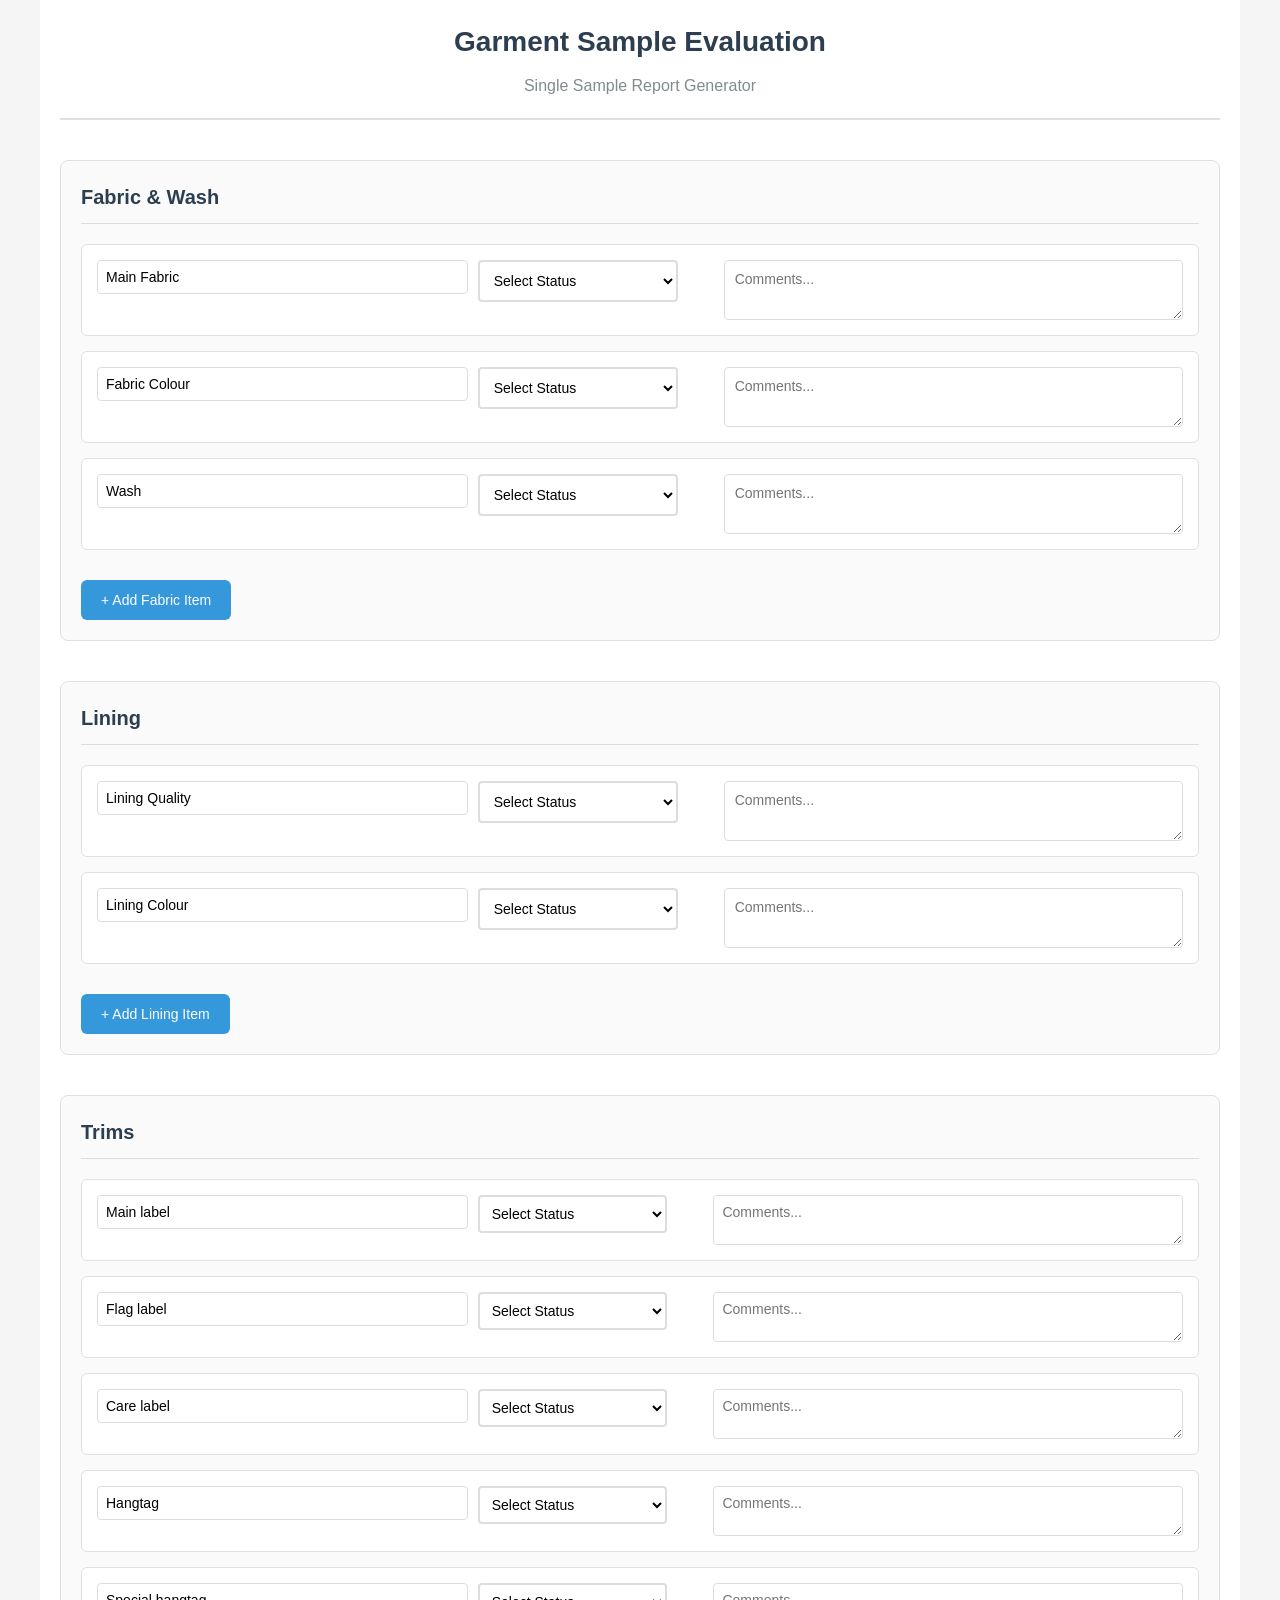
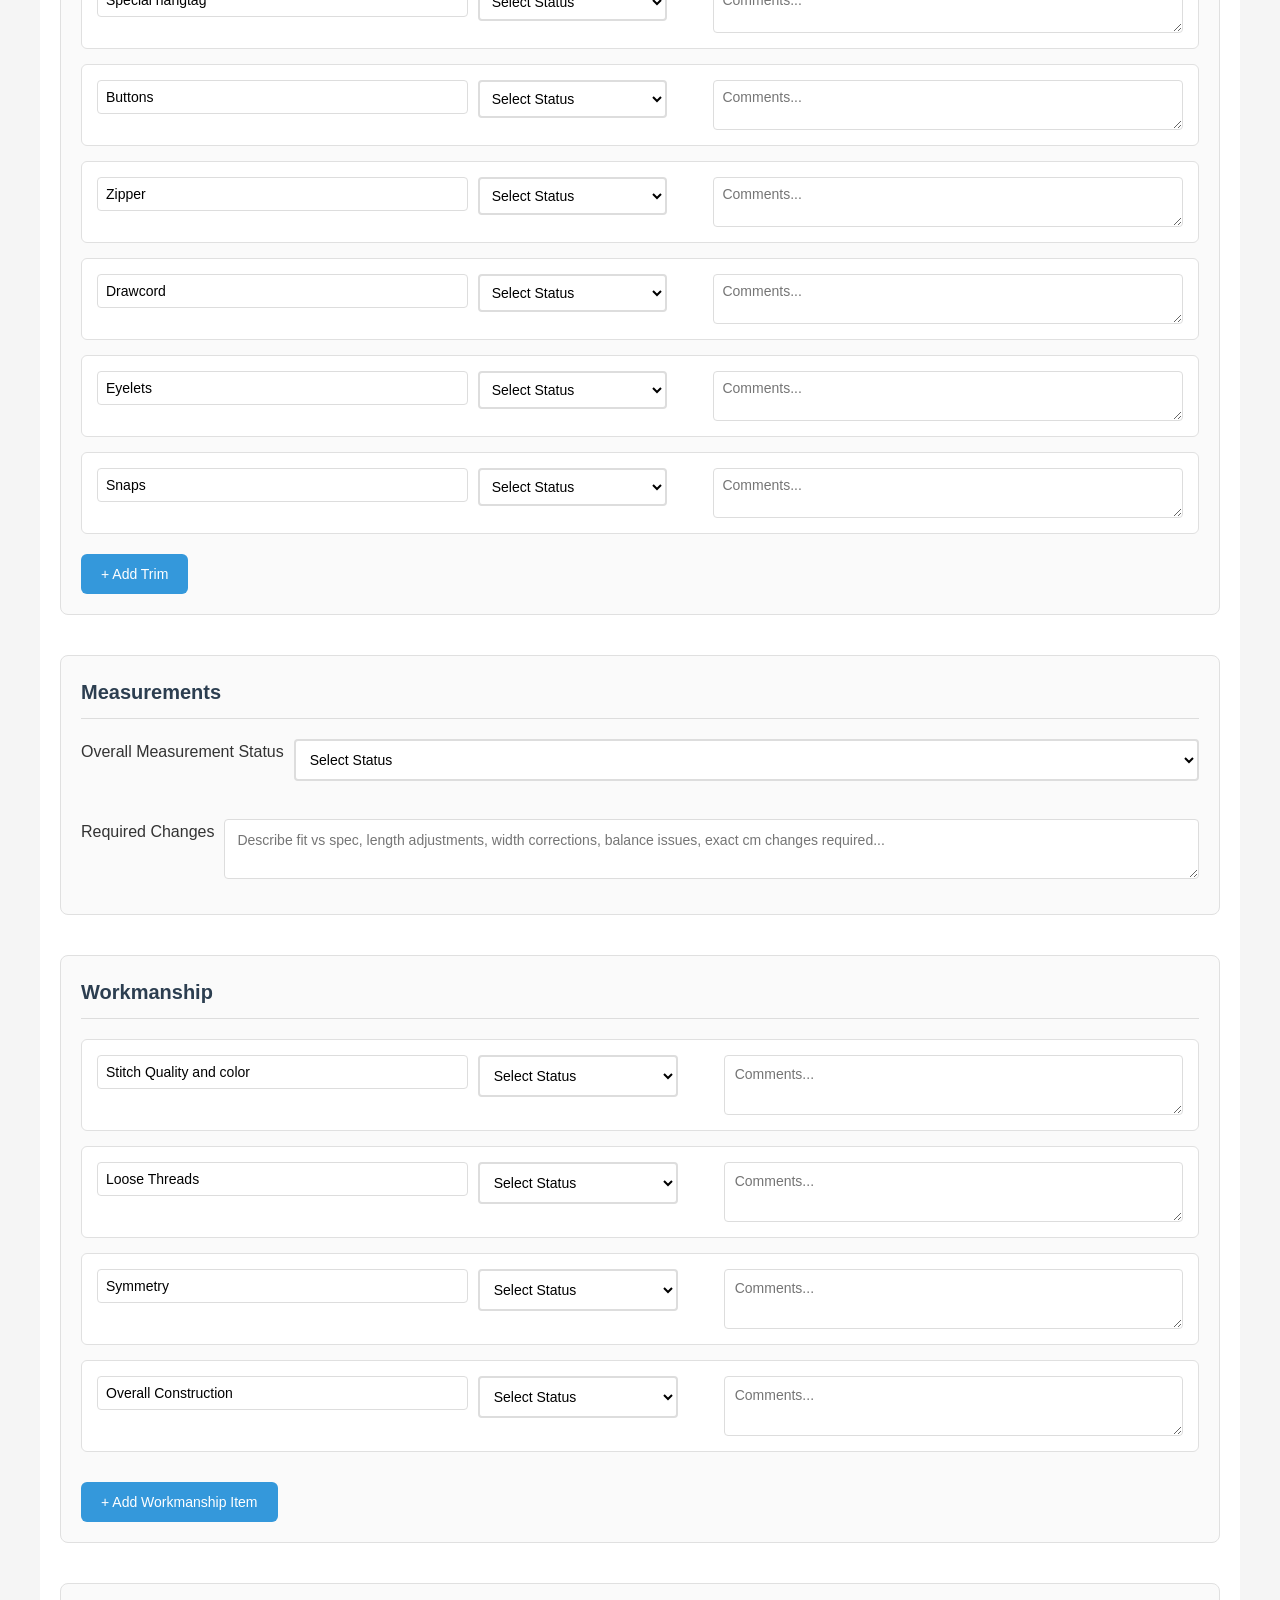
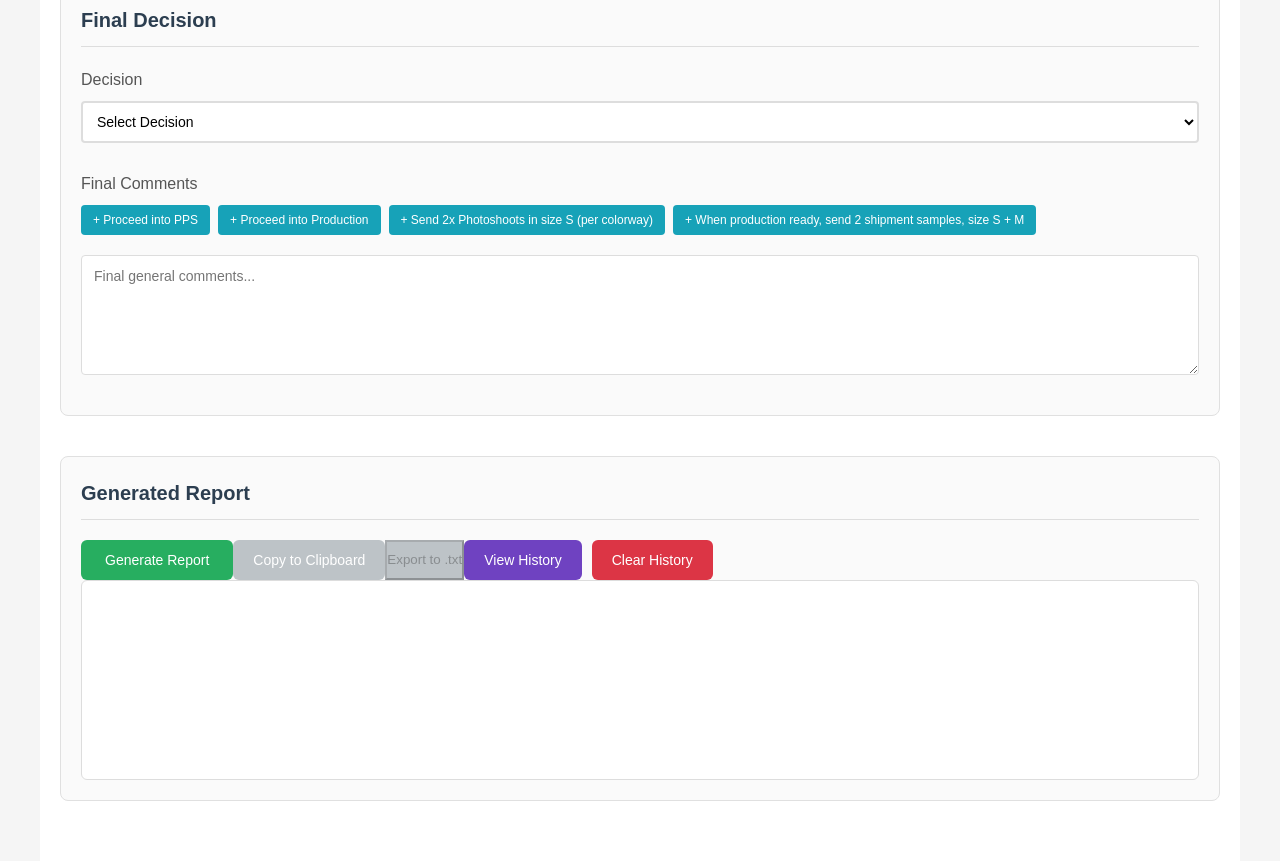
<file: index.html>
<!DOCTYPE html>
<html lang="en">
<head>
    <meta charset="UTF-8">
    <meta name="viewport" content="width=device-width, initial-scale=1.0">
    <title>Garment Sample Evaluation Report</title>
    <link rel="stylesheet" href="styles.css">
</head>
<body>
    <div class="container">
        <header>
            <h1>Garment Sample Evaluation</h1>
            <p class="subtitle">Single Sample Report Generator</p>
        </header>

        <main>
            <!-- Fabric & Wash Section -->
            <section class="section" id="fabric-wash">
                <h2>Fabric & Wash</h2>
                <div class="dynamic-items-container" id="fabric-container">
                    <!-- Fabric items will be added here by JavaScript -->
                </div>
                <button type="button" class="add-item-btn" id="add-fabric-btn">+ Add Fabric Item</button>
            </section>

            <!-- Lining Section -->
            <section class="section" id="lining">
                <h2>Lining</h2>
                <div class="dynamic-items-container" id="lining-container">
                    <!-- Lining items will be added here by JavaScript -->
                </div>
                <button type="button" class="add-item-btn" id="add-lining-btn">+ Add Lining Item</button>
            </section>

            <!-- Trims Section -->
            <section class="section" id="trims">
                <h2>Trims</h2>
                <div class="trims-container" id="trims-container">
                    <!-- Default trims will be added here by JavaScript -->
                </div>
                <button type="button" class="add-trim-btn" id="add-trim-btn">+ Add Trim</button>
            </section>

            <!-- Measurements Section -->
            <section class="section" id="measurements">
                <h2>Measurements</h2>
                
                <div class="measurements-container">
                    <div class="measurement-row">
                        <label>Overall Measurement Status</label>
                        <select class="status-dropdown" data-section="measurements" data-item="overall-status">
                            <option value="">Select Status</option>
                            <option value="Approved">Approved</option>
                            <option value="Approved with corrections">Approved with corrections</option>
                            <option value="Not Approved">Not Approved</option>
                        </select>
                    </div>

                    <div class="measurement-row">
                        <label>Required Changes</label>
                        <textarea class="large-text-field" id="required-changes" placeholder="Describe fit vs spec, length adjustments, width corrections, balance issues, exact cm changes required..."></textarea>
                    </div>
                </div>
            </section>

            <!-- Workmanship Section -->
            <section class="section" id="workmanship">
                <h2>Workmanship</h2>
                <div class="dynamic-items-container" id="workmanship-container">
                    <!-- Workmanship items will be added here by JavaScript -->
                </div>
                <button type="button" class="add-item-btn" id="add-workmanship-btn">+ Add Workmanship Item</button>
            </section>

            <!-- Final Decision Section -->
            <section class="section" id="final-decision">
                <h2>Final Decision</h2>
                
                <div class="evaluation-item">
                    <label>Decision</label>
                    <select class="status-dropdown" id="final-decision-dropdown">
                        <option value="">Select Decision</option>
                        <option value="Approved">Approved</option>
                        <option value="Approved with comments">Approved with comments</option>
                        <option value="Resubmit">Resubmit</option>
                        <option value="Rejected">Rejected</option>
                    </select>
                </div>

                <div class="evaluation-item">
                    <label>Final Comments</label>
                    <div class="final-comments-container">
                        <div class="default-comments">
                            <button type="button" class="default-comment-btn" data-comment="Proceed into PPS">+ Proceed into PPS</button>
                            <button type="button" class="default-comment-btn" data-comment="Proceed into Production">+ Proceed into Production</button>
                            <button type="button" class="default-comment-btn" data-comment="Send 2x Photoshoots in size S (per colorway)">+ Send 2x Photoshoots in size S (per colorway)</button>
                            <button type="button" class="default-comment-btn" data-comment="When production ready, send 2 shipment samples, size S + M">+ When production ready, send 2 shipment samples, size S + M</button>
                        </div>
                        <textarea class="large-text-field" id="final-comments" placeholder="Final general comments..."></textarea>
                    </div>
                </div>
            </section>

            <!-- Report Generation Section -->
            <section class="section" id="report-section">
                <h2>Generated Report</h2>
                <div class="report-actions">
                    <button type="button" class="generate-btn" id="generate-report-btn">Generate Report</button>
                    <button type="button" class="copy-btn" id="copy-report-btn" disabled>Copy to Clipboard</button>
                    <button type="button" class="export-btn" id="export-report-btn" disabled>Export to .txt</button>
                    <button type="button" class="history-btn" id="view-history-btn">View History</button>
                    <button type="button" class="clear-btn" id="clear-history-btn">Clear History</button>
                </div>
                <div class="report-output" id="report-output">
                    <div id="report-content"></div>
                </div>
            </section>
        </main>
    </div>

    <script src="script.js"></script>
</body>
</html>
</file>
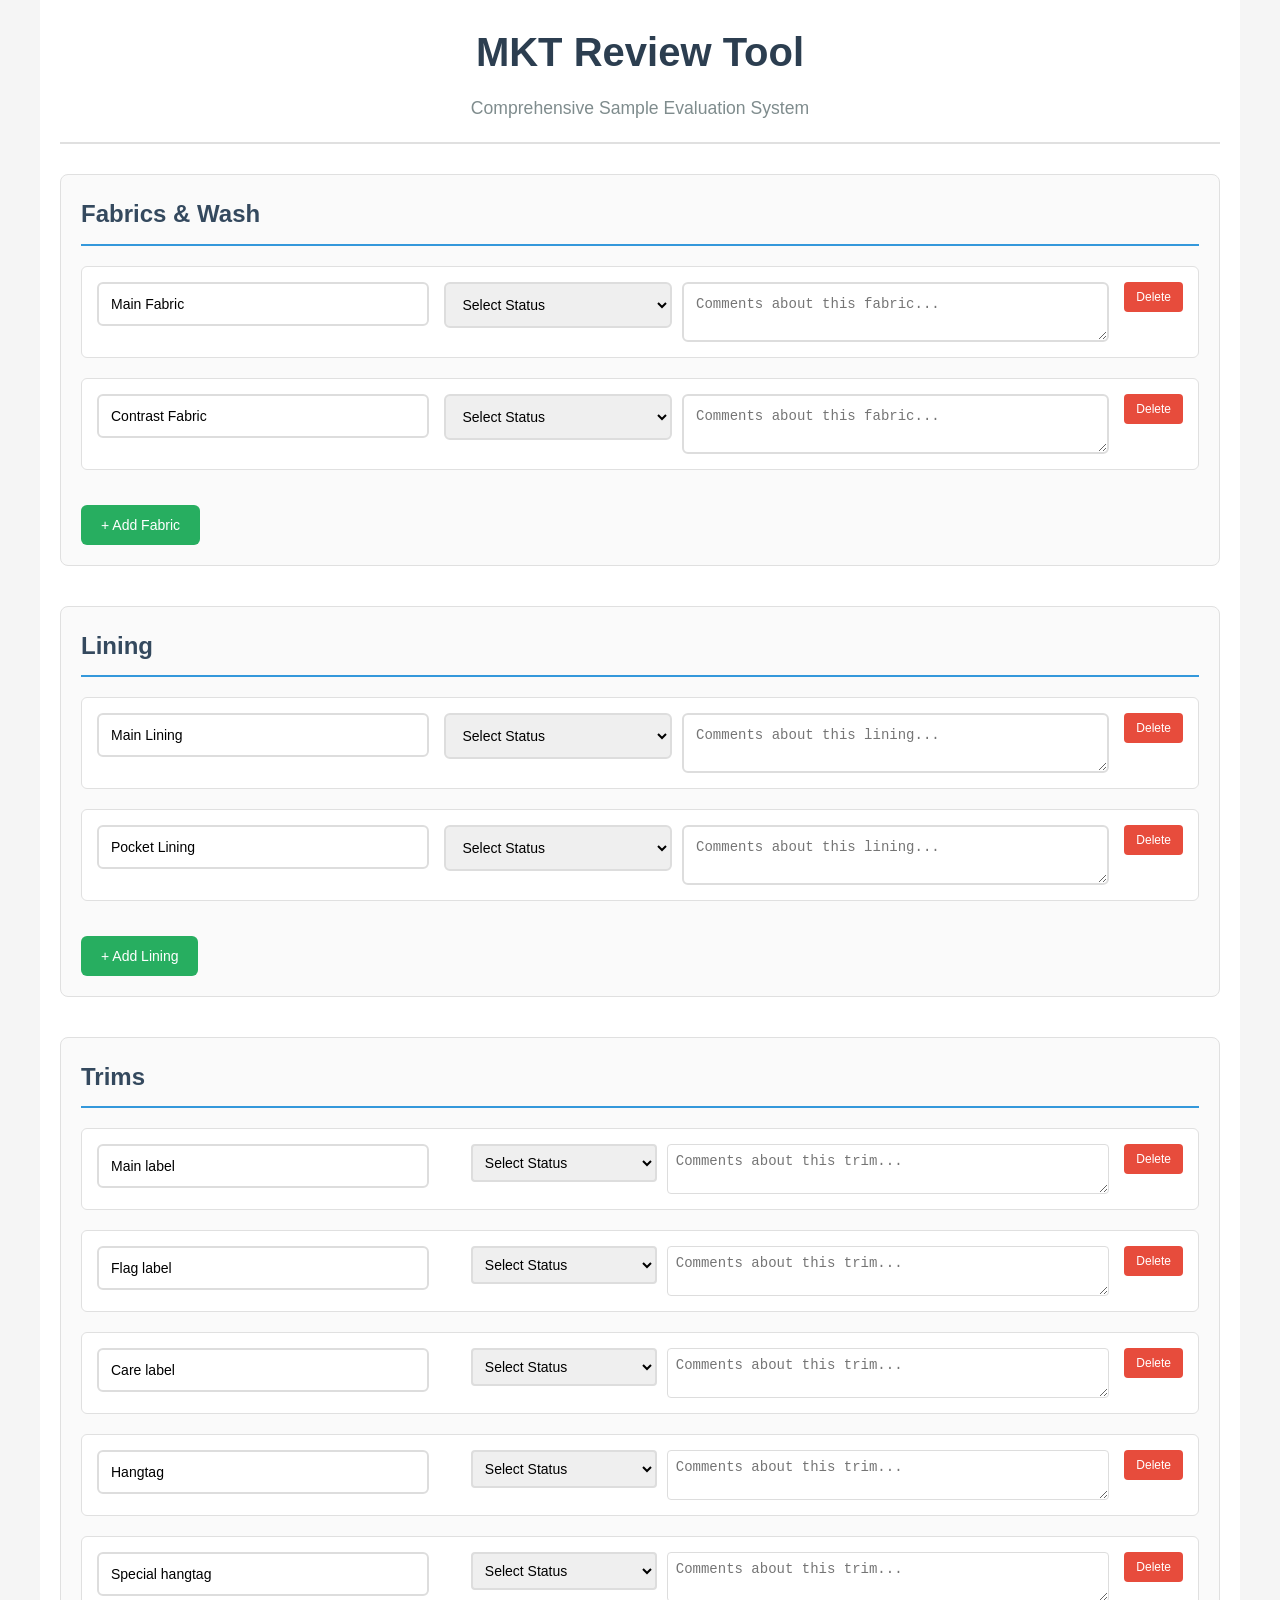
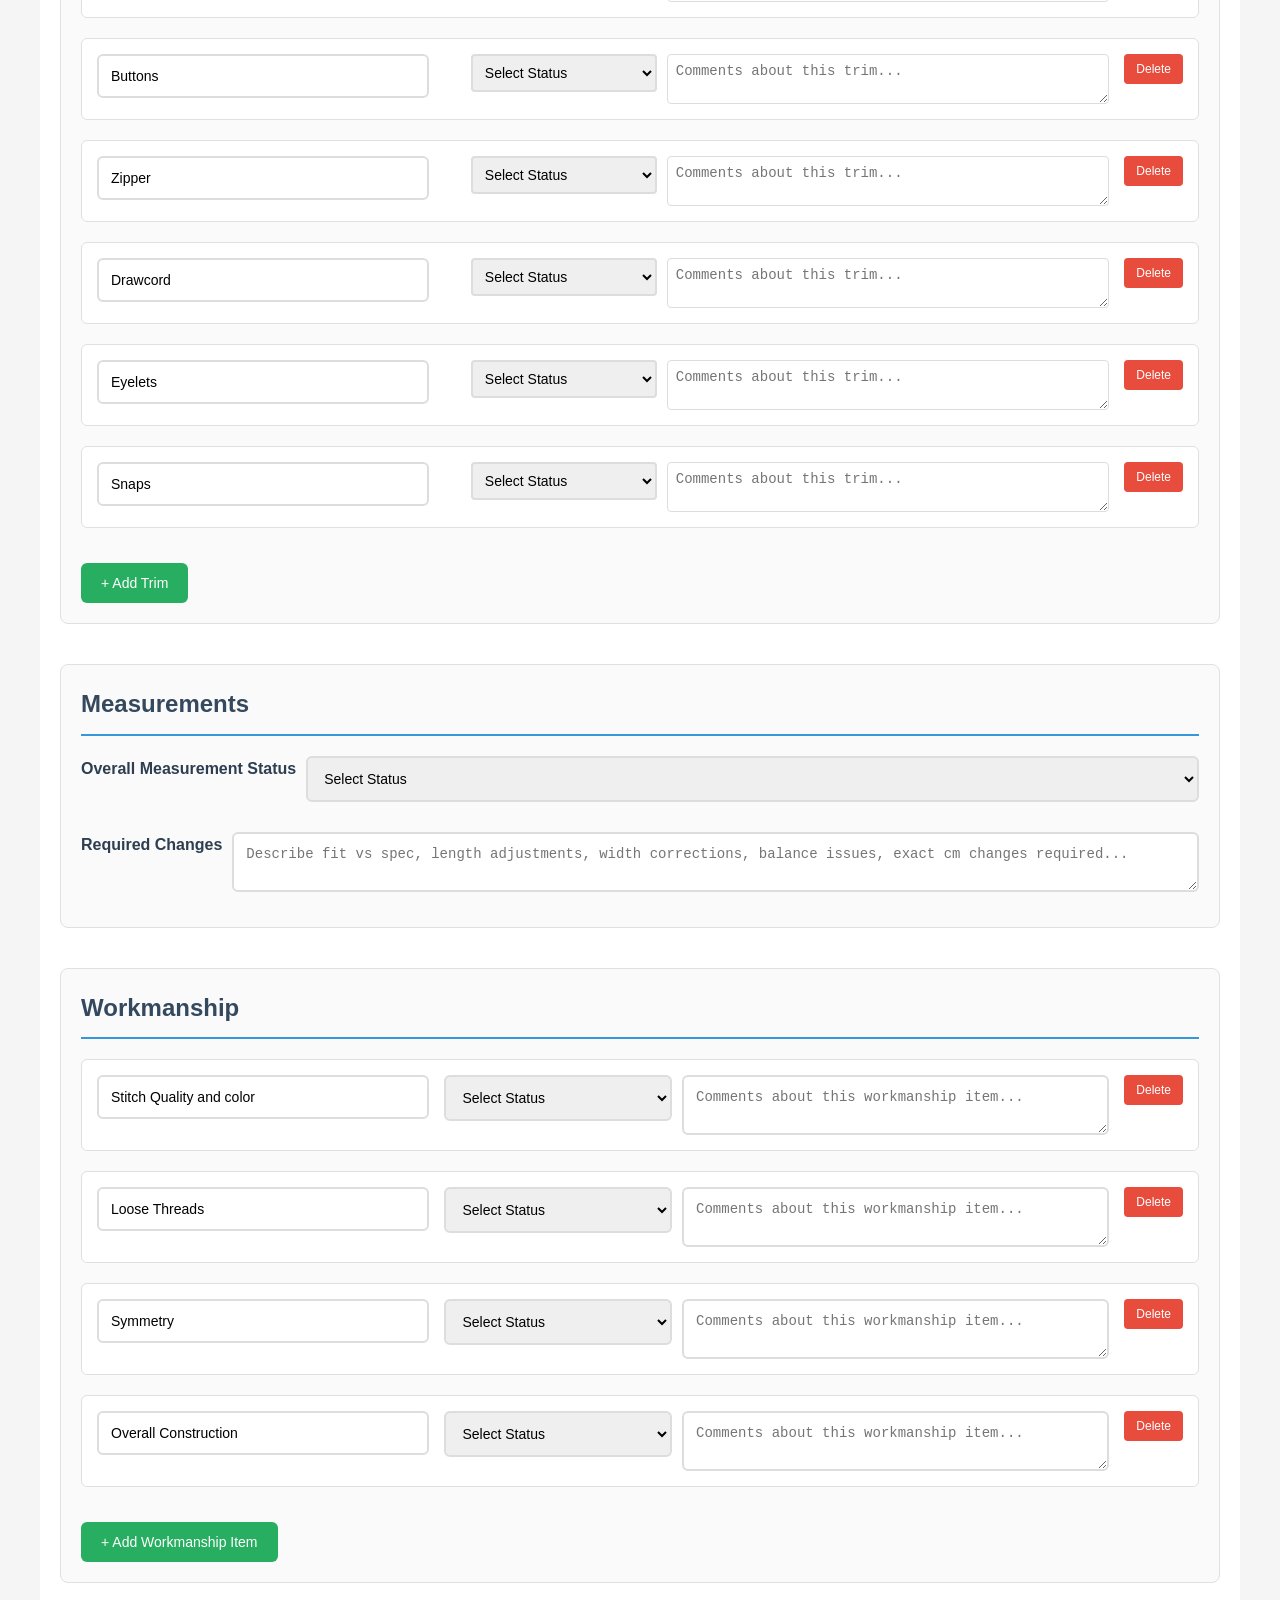
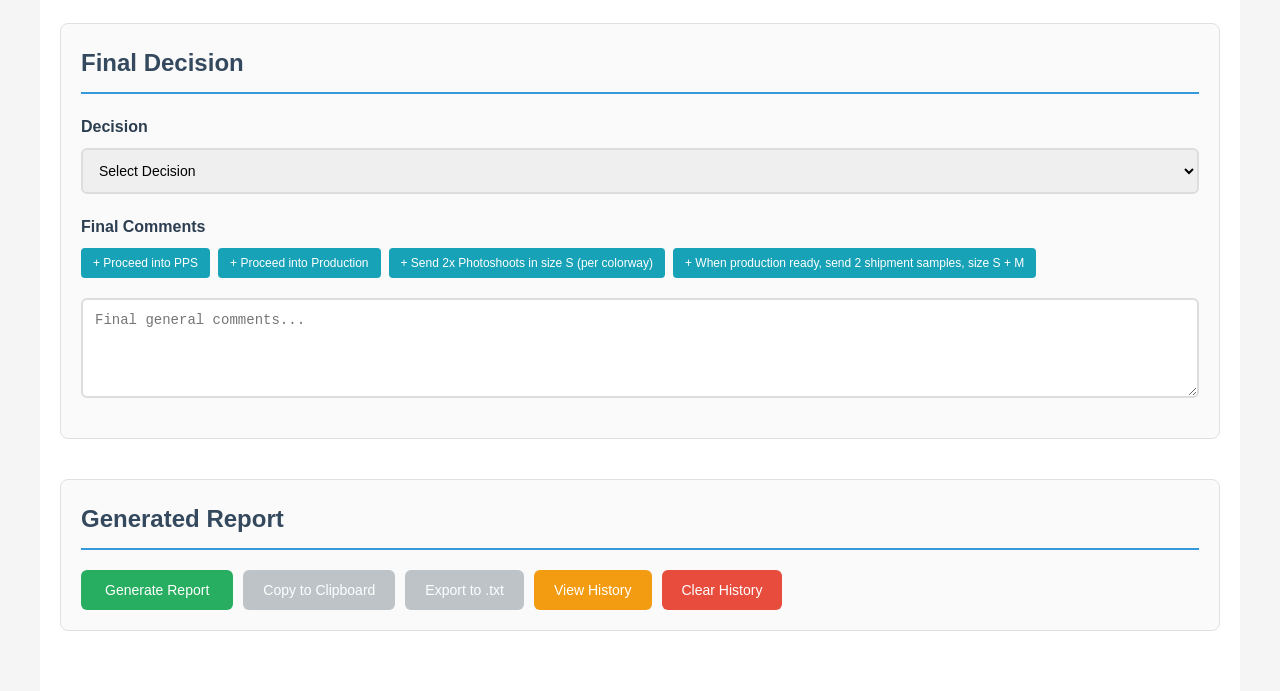
<file: MKT_review_tool.html>
<!DOCTYPE html>
<html lang="en">
<head>
    <meta charset="UTF-8">
    <meta name="viewport" content="width=device-width, initial-scale=1.0">
    <title>MKT Review Tool</title>
    <style>
        /* Reset and base styles */
        * {
            margin: 0;
            padding: 0;
            box-sizing: border-box;
        }

        body {
            font-family: 'Segoe UI', Tahoma, Geneva, Verdana, sans-serif;
            background-color: #f5f5f5;
            color: #333;
            line-height: 1.6;
        }

        .container {
            max-width: 1200px;
            margin: 0 auto;
            padding: 20px;
            background-color: white;
            min-height: 100vh;
        }

        header {
            text-align: center;
            margin-bottom: 30px;
            padding-bottom: 20px;
            border-bottom: 2px solid #e0e0e0;
        }

        h1 {
            color: #2c3e50;
            font-size: 2.5em;
            margin-bottom: 10px;
        }

        .subtitle {
            color: #7f8c8d;
            font-size: 1.1em;
        }

        .section {
            margin-bottom: 40px;
            padding: 20px;
            background-color: #fafafa;
            border-radius: 8px;
            border: 1px solid #e0e0e0;
        }

        h2 {
            color: #34495e;
            margin-bottom: 20px;
            font-size: 1.5em;
            border-bottom: 2px solid #3498db;
            padding-bottom: 10px;
        }

        .evaluation-item {
            margin-bottom: 20px;
        }

        label {
            display: block;
            margin-bottom: 8px;
            font-weight: 600;
            color: #2c3e50;
        }

        input[type="text"],
        textarea,
        select {
            width: 100%;
            padding: 12px;
            border: 2px solid #ddd;
            border-radius: 6px;
            font-size: 14px;
            transition: border-color 0.3s ease;
        }

        input[type="text"]:focus,
        textarea:focus,
        select:focus {
            outline: none;
            border-color: #3498db;
        }

        .large-text-field {
            min-height: 100px;
            resize: vertical;
        }

        .dynamic-item {
            display: flex;
            align-items: flex-start;
            gap: 15px;
            margin-bottom: 20px;
            padding: 15px;
            background-color: white;
            border-radius: 6px;
            border: 1px solid #e0e0e0;
        }

        .dynamic-item-name {
            flex: 1;
            min-width: 200px;
        }

        .dynamic-item-controls {
            display: flex;
            flex-direction: row;
            gap: 10px;
            flex: 2;
            align-items: flex-start;
        }

        .dynamic-item-controls .status-dropdown {
            flex: 1;
            min-width: 200px;
        }

        .dynamic-item-controls .comment-field {
            flex: 2;
            min-width: 300px;
        }

        /* Measurements section side-by-side layout */
        .measurements-container {
            display: flex;
            flex-direction: column;
            gap: 15px;
        }

        .measurement-row {
            display: flex;
            align-items: flex-start;
            gap: 10px;
            margin-bottom: 15px;
        }

        .measurement-row .status-dropdown {
            flex: 1;
            min-width: 200px;
        }

        .measurement-row .large-text-field {
            flex: 2;
            min-width: 300px;
            min-height: 60px;
        }

        .delete-item-btn {
            background-color: #e74c3c;
            color: white;
            border: none;
            border-radius: 4px;
            padding: 8px 12px;
            cursor: pointer;
            font-size: 12px;
            transition: background-color 0.3s ease;
            align-self: flex-start;
        }

        .delete-item-btn:hover {
            background-color: #c0392b;
        }

        .add-item-btn {
            background-color: #27ae60;
            color: white;
            border: none;
            border-radius: 6px;
            padding: 12px 20px;
            cursor: pointer;
            font-size: 14px;
            font-weight: 500;
            transition: background-color 0.3s ease;
            margin-top: 15px;
        }

        .add-item-btn:hover {
            background-color: #219a52;
        }

        .trim-item {
            display: flex;
            align-items: flex-start;
            gap: 15px;
            margin-bottom: 20px;
            padding: 15px;
            background-color: white;
            border-radius: 6px;
            border: 1px solid #e0e0e0;
        }

        .trim-name-input {
            flex: 1;
            min-width: 200px;
        }

        .trim-controls {
            display: flex;
            flex-direction: row;
            gap: 10px;
            flex: 2;
            align-items: flex-start;
        }

        .trim-controls .status-with-indicator {
            display: flex;
            align-items: center;
            gap: 8px;
            flex: 1;
            min-width: 200px;
        }

        .trim-controls .trim-comment {
            flex: 2;
            min-width: 300px;
            padding: 8px;
            border: 1px solid #ddd;
            border-radius: 4px;
            font-size: 14px;
            min-height: 50px;
            resize: vertical;
        }

        .trim-status {
            padding: 8px;
            border: 2px solid #ddd;
            border-radius: 4px;
            font-size: 14px;
        }

        .delete-trim-btn {
            background-color: #e74c3c;
            color: white;
            border: none;
            border-radius: 4px;
            padding: 8px 12px;
            cursor: pointer;
            font-size: 12px;
            transition: background-color 0.3s ease;
            align-self: flex-start;
        }

        .delete-trim-btn:hover {
            background-color: #c0392b;
        }

        .add-trim-btn {
            background-color: #27ae60;
            color: white;
            border: none;
            border-radius: 6px;
            padding: 12px 20px;
            cursor: pointer;
            font-size: 14px;
            font-weight: 500;
            transition: background-color 0.3s ease;
            margin-top: 15px;
        }

        .add-trim-btn:hover {
            background-color: #219a52;
        }

        .report-actions {
            display: flex;
            gap: 10px;
            flex-wrap: wrap;
        }

        .generate-btn {
            background-color: #27ae60;
            color: white;
            border: none;
            border-radius: 6px;
            padding: 12px 24px;
            cursor: pointer;
            font-size: 14px;
            font-weight: 500;
            transition: background-color 0.3s ease;
        }

        .generate-btn:hover {
            background-color: #219a52;
        }

        .copy-btn {
            background-color: #3498db;
            color: white;
            border: none;
            border-radius: 6px;
            padding: 12px 20px;
            cursor: pointer;
            font-size: 14px;
            font-weight: 500;
            transition: background-color 0.3s ease;
        }

        .copy-btn:hover:not(:disabled) {
            background-color: #2980b9;
        }

        .export-btn {
            background-color: #9b59b6;
            color: white;
            border: none;
            border-radius: 6px;
            padding: 12px 20px;
            cursor: pointer;
            font-size: 14px;
            font-weight: 500;
            transition: background-color 0.3s ease;
        }

        .export-btn:hover:not(:disabled) {
            background-color: #8e44ad;
        }

        .history-btn {
            background-color: #f39c12;
            color: white;
            border: none;
            border-radius: 6px;
            padding: 12px 20px;
            cursor: pointer;
            font-size: 14px;
            font-weight: 500;
            transition: background-color 0.3s ease;
        }

        .history-btn:hover {
            background-color: #e67e22;
        }

        .clear-btn {
            background-color: #e74c3c;
            color: white;
            border: none;
            border-radius: 6px;
            padding: 12px 20px;
            cursor: pointer;
            font-size: 14px;
            font-weight: 500;
            transition: background-color 0.3s ease;
        }

        .clear-btn:hover {
            background-color: #c0392b;
        }

        button:disabled {
            background-color: #bdc3c7;
            cursor: not-allowed;
        }

        .report-output {
            margin-top: 30px;
            padding: 20px;
            background-color: white;
            border: 2px solid #e0e0e0;
            border-radius: 8px;
            min-height: 200px;
            font-family: 'Courier New', monospace;
            white-space: pre-wrap;
            line-height: 1.4;
        }

        .status-approved {
            border-color: #27ae60;
            background-color: #d5f4e6;
        }

        .status-approved-with-corrections {
            border-color: #f39c12;
            background-color: #fef5e7;
        }

        .status-not-approved {
            border-color: #e74c3c;
            background-color: #fadbd8;
        }

        .status-indicator {
            display: inline-block;
            width: 12px;
            height: 12px;
            border-radius: 50%;
            margin-right: 8px;
        }

        .status-indicator.approved {
            background-color: #27ae60;
        }

        .status-indicator.approved-with-corrections {
            background-color: #f39c12;
        }

        .status-indicator.not-approved {
            background-color: #e74c3c;
        }

        /* Modal styles */
        .modal {
            display: none;
            position: fixed;
            z-index: 1000;
            left: 0;
            top: 0;
            width: 100%;
            height: 100%;
            background-color: rgba(0,0,0,0.5);
        }

        .modal-content {
            background-color: white;
            margin: 5% auto;
            padding: 20px;
            border-radius: 8px;
            width: 90%;
            max-width: 800px;
            max-height: 80vh;
            overflow-y: auto;
        }

        .modal-header {
            display: flex;
            justify-content: space-between;
            align-items: center;
            margin-bottom: 20px;
            padding-bottom: 10px;
            border-bottom: 1px solid #e0e0e0;
        }

        .modal-title {
            font-size: 1.5em;
            color: #2c3e50;
        }

        .close-modal {
            background: none;
            border: none;
            font-size: 1.5em;
            cursor: pointer;
            color: #7f8c8d;
        }

        .close-modal:hover {
            color: #2c3e50;
        }

        .history-item {
            margin-bottom: 15px;
            padding: 15px;
            background-color: #f8f9fa;
            border-radius: 6px;
            border: 1px solid #e0e0e0;
        }

        .history-date {
            font-size: 0.9em;
            color: #7f8c8d;
            margin-bottom: 10px;
        }

        .history-content {
            font-family: 'Courier New', monospace;
            white-space: pre-wrap;
            font-size: 0.9em;
            line-height: 1.4;
            max-height: 200px;
            overflow-y: auto;
        }

        .history-actions {
            margin-top: 10px;
            display: flex;
            gap: 10px;
        }

        .copy-history-btn {
            background-color: #3498db;
            color: white;
            border: none;
            border-radius: 4px;
            padding: 8px 16px;
            cursor: pointer;
            font-size: 12px;
            transition: background-color 0.3s ease;
        }

        /* Final Comments Default Buttons */
        .final-comments-container {
            display: flex;
            flex-direction: column;
            gap: 10px;
        }

        .default-comments {
            display: flex;
            flex-wrap: wrap;
            gap: 8px;
            margin-bottom: 10px;
        }

        .default-comment-btn {
            background-color: #17a2b8;
            color: white;
            border: none;
            border-radius: 4px;
            padding: 8px 12px;
            cursor: pointer;
            font-size: 12px;
            font-weight: 500;
            transition: background-color 0.3s ease;
            white-space: nowrap;
        }

        .default-comment-btn:hover {
            background-color: #138496;
        }

        .default-comment-btn:active {
            background-color: #117a8b;
            transform: translateY(1px);
        }

        .copy-history-btn:hover {
            background-color: #2980b9;
        }
    </style>
</head>
<body>
    <div class="container">
        <header>
            <h1>MKT Review Tool</h1>
            <p class="subtitle">Comprehensive Sample Evaluation System</p>
        </header>

        <form id="evaluation-form">
            <!-- Fabrics & Wash Section -->
            <section class="section" id="fabrics-wash">
                <h2>Fabrics & Wash</h2>
                <div class="dynamic-items-container" id="fabrics-container">
                    <!-- Default fabric items will be added here by JavaScript -->
                </div>
                <button type="button" class="add-item-btn" id="add-fabric-btn">+ Add Fabric</button>
            </section>

            <!-- Lining Section -->
            <section class="section" id="lining">
                <h2>Lining</h2>
                <div class="dynamic-items-container" id="lining-container">
                    <!-- Default lining items will be added here by JavaScript -->
                </div>
                <button type="button" class="add-item-btn" id="add-lining-btn">+ Add Lining</button>
            </section>

            <!-- Trims Section -->
            <section class="section" id="trims">
                <h2>Trims</h2>
                <div class="trims-container" id="trims-container">
                    <!-- Default trims will be added here by JavaScript -->
                </div>
                <button type="button" class="add-trim-btn" id="add-trim-btn">+ Add Trim</button>
            </section>

            <!-- Measurements Section -->
            <section class="section" id="measurements">
                <h2>Measurements</h2>
                
                <div class="measurements-container">
                    <div class="measurement-row">
                        <label>Overall Measurement Status</label>
                        <select class="status-dropdown" data-section="measurements" data-item="overall-status">
                            <option value="">Select Status</option>
                            <option value="Approved">Approved</option>
                            <option value="Approved with corrections">Approved with corrections</option>
                            <option value="Not Approved">Not Approved</option>
                        </select>
                    </div>

                    <div class="measurement-row">
                        <label>Required Changes</label>
                        <textarea class="large-text-field" id="required-changes" placeholder="Describe fit vs spec, length adjustments, width corrections, balance issues, exact cm changes required..."></textarea>
                    </div>
                </div>
            </section>

            <!-- Workmanship Section -->
            <section class="section" id="workmanship">
                <h2>Workmanship</h2>
                <div class="dynamic-items-container" id="workmanship-container">
                    <!-- Workmanship items will be added here by JavaScript -->
                </div>
                <button type="button" class="add-item-btn" id="add-workmanship-btn">+ Add Workmanship Item</button>
            </section>

            <!-- Final Decision Section -->
            <section class="section" id="final-decision">
                <h2>Final Decision</h2>
                
                <div class="evaluation-item">
                    <label>Decision</label>
                    <select class="status-dropdown" id="final-decision-dropdown">
                        <option value="">Select Decision</option>
                        <option value="Approved">Approved</option>
                        <option value="Approved with comments">Approved with comments</option>
                        <option value="Resubmit">Resubmit</option>
                        <option value="Rejected">Rejected</option>
                    </select>
                </div>

                <div class="evaluation-item">
                    <label>Final Comments</label>
                    <div class="final-comments-container">
                        <div class="default-comments">
                            <button type="button" class="default-comment-btn" data-comment="Proceed into PPS">+ Proceed into PPS</button>
                            <button type="button" class="default-comment-btn" data-comment="Proceed into Production">+ Proceed into Production</button>
                            <button type="button" class="default-comment-btn" data-comment="Send 2x Photoshoots in size S (per colorway)">+ Send 2x Photoshoots in size S (per colorway)</button>
                            <button type="button" class="default-comment-btn" data-comment="When production ready, send 2 shipment samples, size S + M">+ When production ready, send 2 shipment samples, size S + M</button>
                        </div>
                        <textarea class="large-text-field" id="final-comments" placeholder="Final general comments..."></textarea>
                    </div>
                </div>
            </section>

            <!-- Report Generation Section -->
            <section class="section" id="report-section">
                <h2>Generated Report</h2>
                <div class="report-actions">
                    <button type="button" class="generate-btn" id="generate-report-btn">Generate Report</button>
                    <button type="button" class="copy-btn" id="copy-report-btn" disabled>Copy to Clipboard</button>
                    <button type="button" class="export-btn" id="export-report-btn" disabled>Export to .txt</button>
                    <button type="button" class="history-btn" id="view-history-btn">View History</button>
                    <button type="button" class="clear-btn" id="clear-history-btn">Clear History</button>
                </div>
                <div id="report-content" class="report-output" style="display: none;"></div>
            </section>
        </form>
    </div>

    <!-- History Modal -->
    <div id="history-modal" class="modal">
        <div class="modal-content">
            <div class="modal-header">
                <h3 class="modal-title">Report History</h3>
                <button class="close-modal" id="close-history-modal">&times;</button>
            </div>
            <div id="history-list">
                <!-- History items will be added here -->
            </div>
        </div>
    </div>

    <script>
        // Application state
        let fabricCount = 0;
        let liningCount = 0;
        let trimCount = 0;
        let workmanshipCount = 0;
        let currentReport = '';

        // Default items for each section
        const defaultFabrics = ['Main Fabric', 'Contrast Fabric'];
        const defaultLinings = ['Main Lining', 'Pocket Lining'];
        const defaultTrims = [
            'Main label',
            'Flag label',
            'Care label', 
            'Hangtag',
            'Special hangtag',
            'Buttons',
            'Zipper',
            'Drawcord',
            'Eyelets',
            'Snaps'
        ];
        const defaultWorkmanship = [
            'Stitch Quality and color',
            'Loose Threads',
            'Symmetry',
            'Overall Construction'
        ];

        // Initialize the application
        document.addEventListener('DOMContentLoaded', function() {
            initializeDefaultItems();
            attachEventListeners();
            setupStatusColorCoding();
        });

        // Initialize default items for each section
        function initializeDefaultItems() {
            // Add default fabrics
            defaultFabrics.forEach(fabric => {
                addFabricItem(fabric);
            });

            // Add default linings
            defaultLinings.forEach(lining => {
                addLiningItem(lining);
            });

            // Add default trims
            defaultTrims.forEach(trim => {
                addTrimItem(trim);
            });

            // Add default workmanship items
            defaultWorkmanship.forEach(workmanship => {
                addWorkmanshipItem(workmanship);
            });
        }

        // Add a new fabric item
        function addFabricItem(fabricName = '') {
            fabricCount++;
            const container = document.getElementById('fabrics-container');
            const fabricItem = document.createElement('div');
            fabricItem.className = 'dynamic-item';
            fabricItem.innerHTML = `
                <div class="dynamic-item-name">
                    <input type="text" class="fabric-name-input" placeholder="Fabric name" value="${fabricName}">
                </div>
                <div class="dynamic-item-controls">
                    <select class="status-dropdown" data-section="fabrics" data-item="fabric-${fabricCount}">
                        <option value="">Select Status</option>
                        <option value="Approved">Approved</option>
                        <option value="Approved with corrections">Approved with corrections</option>
                        <option value="Not Approved">Not Approved</option>
                    </select>
                    <textarea class="comment-field" placeholder="Comments about this fabric..."></textarea>
                </div>
                <button type="button" class="delete-item-btn" onclick="deleteFabricItem(this)">Delete</button>
            `;
            container.appendChild(fabricItem);
            attachStatusColorCoding(fabricItem.querySelector('.status-dropdown'));
        }

        // Add a new lining item
        function addLiningItem(liningName = '') {
            liningCount++;
            const container = document.getElementById('lining-container');
            const liningItem = document.createElement('div');
            liningItem.className = 'dynamic-item';
            liningItem.innerHTML = `
                <div class="dynamic-item-name">
                    <input type="text" class="lining-name-input" placeholder="Lining name" value="${liningName}">
                </div>
                <div class="dynamic-item-controls">
                    <select class="status-dropdown" data-section="lining" data-item="lining-${liningCount}">
                        <option value="">Select Status</option>
                        <option value="Approved">Approved</option>
                        <option value="Approved with corrections">Approved with corrections</option>
                        <option value="Not Approved">Not Approved</option>
                    </select>
                    <textarea class="comment-field" placeholder="Comments about this lining..."></textarea>
                </div>
                <button type="button" class="delete-item-btn" onclick="deleteLiningItem(this)">Delete</button>
            `;
            container.appendChild(liningItem);
            attachStatusColorCoding(liningItem.querySelector('.status-dropdown'));
        }

        // Add a new trim item
        function addTrimItem(trimName = '') {
            trimCount++;
            const container = document.getElementById('trims-container');
            const trimItem = document.createElement('div');
            trimItem.className = 'trim-item';
            trimItem.innerHTML = `
                <div class="trim-name-input">
                    <input type="text" class="trim-name" placeholder="Trim name" value="${trimName}">
                </div>
                <div class="trim-controls">
                    <div class="status-with-indicator">
                        <span class="status-indicator"></span>
                        <select class="trim-status" data-section="trims" data-item="trim-${trimCount}">
                            <option value="">Select Status</option>
                            <option value="Approved">Approved</option>
                            <option value="Approved with corrections">Approved with corrections</option>
                            <option value="Not Approved">Not Approved</option>
                        </select>
                    </div>
                    <textarea class="trim-comment" placeholder="Comments about this trim..."></textarea>
                </div>
                <button type="button" class="delete-trim-btn" onclick="deleteTrimItem(this)">Delete</button>
            `;
            container.appendChild(trimItem);
            attachStatusColorCoding(trimItem.querySelector('.trim-status'));
        }

        // Add a new workmanship item
        function addWorkmanshipItem(workmanshipName = '') {
            workmanshipCount++;
            const container = document.getElementById('workmanship-container');
            const workmanshipItem = document.createElement('div');
            workmanshipItem.className = 'dynamic-item';
            workmanshipItem.innerHTML = `
                <div class="dynamic-item-name">
                    <input type="text" class="workmanship-name-input" placeholder="Workmanship item" value="${workmanshipName}">
                </div>
                <div class="dynamic-item-controls">
                    <select class="status-dropdown" data-section="workmanship" data-item="workmanship-${workmanshipCount}">
                        <option value="">Select Status</option>
                        <option value="Approved">Approved</option>
                        <option value="Approved with corrections">Approved with corrections</option>
                        <option value="Not Approved">Not Approved</option>
                    </select>
                    <textarea class="comment-field" placeholder="Comments about this workmanship item..."></textarea>
                </div>
                <button type="button" class="delete-item-btn" onclick="deleteWorkmanshipItem(this)">Delete</button>
            `;
            container.appendChild(workmanshipItem);
            attachStatusColorCoding(workmanshipItem.querySelector('.status-dropdown'));
        }

        // Delete functions
        function deleteFabricItem(button) {
            button.parentElement.remove();
        }

        function deleteLiningItem(button) {
            button.parentElement.remove();
        }

        function deleteTrimItem(button) {
            button.parentElement.remove();
        }

        function deleteWorkmanshipItem(button) {
            button.parentElement.remove();
        }

        // Attach event listeners
        function attachEventListeners() {
            // Add item buttons
            document.getElementById('add-fabric-btn').addEventListener('click', () => addFabricItem());
            document.getElementById('add-lining-btn').addEventListener('click', () => addLiningItem());
            document.getElementById('add-trim-btn').addEventListener('click', () => addTrimItem());
            document.getElementById('add-workmanship-btn').addEventListener('click', () => addWorkmanshipItem());

            // Default comment buttons
            document.querySelectorAll('.default-comment-btn').forEach(btn => {
                btn.addEventListener('click', () => {
                    const finalComments = document.getElementById('final-comments');
                    const comment = btn.getAttribute('data-comment');
                    
                    // Append the comment with proper spacing
                    if (finalComments.value.trim() === '') {
                        finalComments.value = comment;
                    } else {
                        finalComments.value += '\n' + comment;
                    }
                    
                    // Add visual feedback
                    btn.style.backgroundColor = '#117a8b';
                    setTimeout(() => {
                        btn.style.backgroundColor = '';
                    }, 200);
                });
            });

            // Report buttons
            document.getElementById('generate-report-btn').addEventListener('click', generateReport);
            document.getElementById('copy-report-btn').addEventListener('click', copyToClipboard);
            document.getElementById('export-report-btn').addEventListener('click', exportToTextFile);
            document.getElementById('view-history-btn').addEventListener('click', showReportHistory);
            document.getElementById('clear-history-btn').addEventListener('click', clearReportHistory);

            // Modal controls
            document.getElementById('close-history-modal').addEventListener('click', closeHistoryModal);
            document.getElementById('history-modal').addEventListener('click', function(e) {
                if (e.target === this) {
                    closeHistoryModal();
                }
            });

            // Enable/disable copy and export buttons based on report content
            const reportContent = document.getElementById('report-content');
            const observer = new MutationObserver(function(mutations) {
                const hasContent = reportContent.textContent.trim() !== '';
                document.getElementById('copy-report-btn').disabled = !hasContent;
                document.getElementById('export-report-btn').disabled = !hasContent;
            });
            observer.observe(reportContent, { childList: true, characterData: true, subtree: true });
        }

        // Setup status color coding
        function setupStatusColorCoding() {
            const statusDropdowns = document.querySelectorAll('.status-dropdown, .trim-status');
            statusDropdowns.forEach(dropdown => {
                attachStatusColorCoding(dropdown);
            });
        }

        // Attach status color coding to a specific dropdown
        function attachStatusColorCoding(dropdown) {
            dropdown.addEventListener('change', function() {
                updateStatusColor(this);
            });
        }

        // Update status color
        function updateStatusColor(dropdown) {
            const status = dropdown.value;
            const indicator = dropdown.previousElementSibling;
            
            if (indicator && indicator.classList.contains('status-indicator')) {
                indicator.className = 'status-indicator';
                if (status === 'Approved') {
                    indicator.classList.add('approved');
                } else if (status === 'Approved with corrections') {
                    indicator.classList.add('approved-with-corrections');
                } else if (status === 'Not Approved') {
                    indicator.classList.add('not-approved');
                }
            }

            // Update parent element class for styling
            const parentElement = dropdown.closest('.dynamic-item, .trim-item');
            if (parentElement) {
                parentElement.className = parentElement.className.replace(/status-\w+/g, '');
                if (status) {
                    const statusClass = 'status-' + status.toLowerCase().replace(/\s+/g, '-');
                    parentElement.classList.add(statusClass);
                }
            }
        }

        // Generate report
        function generateReport() {
            currentReport = generateWrittenReport();
            displayReport(currentReport);
            saveReportToHistory(currentReport);
        }

        // Display report
        function displayReport(report) {
            const reportContent = document.getElementById('report-content');
            reportContent.style.display = 'block';
            reportContent.innerHTML = `<pre>${report}</pre>`;
        }

        // Generate written report
        function generateWrittenReport() {
            let report = 'MKT REVIEW REPORT\n';
            report += '==================\n\n';

            // Fabrics & Wash section
            report += 'FABRICS & WASH\n';
            report += '--------------\n';
            const fabricItems = document.querySelectorAll('#fabrics-container .dynamic-item');
            fabricItems.forEach(item => {
                const name = item.querySelector('.fabric-name-input').value || 'Unnamed Fabric';
                const status = item.querySelector('.status-dropdown').value;
                const comment = item.querySelector('.comment-field').value;
                const statusSymbol = getStatusSymbol(status);
                
                report += `${statusSymbol} ${name}\n`;
                if (comment) report += `   Comments: ${comment}\n`;
                report += '\n';
            });

            // Lining section
            report += 'LINING\n';
            report += '------\n';
            const liningItems = document.querySelectorAll('#lining-container .dynamic-item');
            liningItems.forEach(item => {
                const name = item.querySelector('.lining-name-input').value || 'Unnamed Lining';
                const status = item.querySelector('.status-dropdown').value;
                const comment = item.querySelector('.comment-field').value;
                const statusSymbol = getStatusSymbol(status);
                
                report += `${statusSymbol} ${name}\n`;
                if (comment) report += `   Comments: ${comment}\n`;
                report += '\n';
            });

            // Trims section
            report += 'TRIMS\n';
            report += '-----\n';
            const trimItems = document.querySelectorAll('#trims-container .trim-item');
            trimItems.forEach(item => {
                const name = item.querySelector('.trim-name').value || 'Unnamed Trim';
                const status = item.querySelector('.trim-status').value;
                const comment = item.querySelector('.trim-comment').value;
                const statusSymbol = getStatusSymbol(status);
                
                report += `${statusSymbol} ${name}\n`;
                if (comment) report += `   Comments: ${comment}\n`;
                report += '\n';
            });

            // Measurements section
            report += 'MEASUREMENTS\n';
            report += '------------\n';
            const measurementStatus = document.querySelector('#measurements .status-dropdown').value;
            const requiredChanges = document.getElementById('required-changes').value;
            const measurementStatusSymbol = getStatusSymbol(measurementStatus);
            
            report += `${measurementStatusSymbol} Overall Status: ${measurementStatus}\n`;
            if (requiredChanges) {
                report += `Required Changes:\n${requiredChanges}\n`;
            }
            report += '\n';

            // Workmanship section
            report += 'WORKMANSHIP\n';
            report += '-----------\n';
            const workmanshipItems = document.querySelectorAll('#workmanship-container .dynamic-item');
            workmanshipItems.forEach(item => {
                const name = item.querySelector('.workmanship-name-input').value || 'Unnamed Workmanship Item';
                const status = item.querySelector('.status-dropdown').value;
                const comment = item.querySelector('.comment-field').value;
                const statusSymbol = getStatusSymbol(status);
                
                report += `${statusSymbol} ${name}\n`;
                if (comment) report += `   Comments: ${comment}\n`;
                report += '\n';
            });

            // Final Decision section
            report += 'FINAL DECISION\n';
            report += '--------------\n';
            const finalDecision = document.getElementById('final-decision-dropdown').value;
            const finalComments = document.getElementById('final-comments').value;
            const finalDecisionSymbol = getStatusSymbol(finalDecision);
            
            report += `${finalDecisionSymbol} Decision: ${finalDecision}\n`;
            if (finalComments) {
                report += `Final Comments:\n${finalComments}\n`;
            }
            report += '\n';

            // Add timestamp
            const now = new Date();
            report += `Report generated on: ${now.toLocaleString()}\n`;

            return report;
        }

        // Get status symbol
        function getStatusSymbol(status) {
            switch(status) {
                case 'Approved': return '✅';
                case 'Approved with corrections': return '⚠️';
                case 'Approved with comments': return '⚠️';
                case 'Not Approved': return '❌';
                case 'Resubmit': return '🔄';
                case 'Rejected': return '❌';
                default: return '❓';
            }
        }

        // Copy to clipboard
        function copyToClipboard() {
            const reportContent = document.getElementById('report-content');
            navigator.clipboard.writeText(reportContent.textContent).then(function() {
                alert('Report copied to clipboard!');
            }).catch(function(err) {
                console.error('Failed to copy: ', err);
                alert('Failed to copy report to clipboard.');
            });
        }

        // Export to text file
        function exportToTextFile() {
            const reportContent = document.getElementById('report-content').textContent;
            const blob = new Blob([reportContent], { type: 'text/plain' });
            const url = window.URL.createObjectURL(blob);
            const a = document.createElement('a');
            a.href = url;
            a.download = `mkt-review-report-${new Date().toISOString().slice(0,10)}.txt`;
            document.body.appendChild(a);
            a.click();
            document.body.removeChild(a);
            window.URL.revokeObjectURL(url);
        }

        // Save report to history
        function saveReportToHistory(report) {
            const history = JSON.parse(localStorage.getItem('mktReportHistory') || '[]');
            const reportData = {
                date: new Date().toISOString(),
                content: report
            };
            
            // Add to beginning of array
            history.unshift(reportData);
            
            // Keep only last 50 reports
            if (history.length > 50) {
                history.splice(50);
            }
            
            localStorage.setItem('mktReportHistory', JSON.stringify(history));
        }

        // Load report history
        function loadReportHistory() {
            return JSON.parse(localStorage.getItem('mktReportHistory') || '[]');
        }

        // Clear report history
        function clearReportHistory() {
            if (confirm('Are you sure you want to clear all report history? This action cannot be undone.')) {
                localStorage.removeItem('mktReportHistory');
                closeHistoryModal();
                alert('Report history cleared successfully.');
            }
        }

        // Show report history
        function showReportHistory() {
            const history = loadReportHistory();
            const historyList = document.getElementById('history-list');
            const modal = document.getElementById('history-modal');
            
            if (history.length === 0) {
                historyList.innerHTML = '<p>No report history found.</p>';
            } else {
                historyList.innerHTML = '';
                history.forEach((report, index) => {
                    const historyItem = document.createElement('div');
                    historyItem.className = 'history-item';
                    
                    const date = new Date(report.date);
                    const formattedDate = date.toLocaleString();
                    
                    historyItem.innerHTML = `
                        <div class="history-date">${formattedDate}</div>
                        <div class="history-content">${report.content}</div>
                        <div class="history-actions">
                            <button class="copy-history-btn" onclick="copyHistoryReport(${index})">Copy Report</button>
                        </div>
                    `;
                    
                    historyList.appendChild(historyItem);
                });
            }
            
            modal.style.display = 'block';
        }

        // Close history modal
        function closeHistoryModal() {
            document.getElementById('history-modal').style.display = 'none';
        }

        // Copy history report
        function copyHistoryReport(index) {
            const history = loadReportHistory();
            const report = history[index].content;
            
            navigator.clipboard.writeText(report).then(function() {
                alert('Report copied to clipboard!');
            }).catch(function(err) {
                console.error('Failed to copy: ', err);
                alert('Failed to copy report to clipboard.');
            });
        }
    </script>
</body>
</html>
</file>
<file: styles.css>
* {
    margin: 0;
    padding: 0;
    box-sizing: border-box;
}

body {
    font-family: -apple-system, BlinkMacSystemFont, 'Segoe UI', Roboto, Oxygen, Ubuntu, Cantarell, sans-serif;
    background-color: #f5f5f5;
    color: #333;
    line-height: 1.6;
}

.container {
    max-width: 1200px;
    margin: 0 auto;
    padding: 20px;
    background-color: white;
    min-height: 100vh;
}

header {
    text-align: center;
    margin-bottom: 40px;
    padding-bottom: 20px;
    border-bottom: 2px solid #e0e0e0;
}

header h1 {
    font-size: 28px;
    font-weight: 600;
    color: #2c3e50;
    margin-bottom: 8px;
}

.subtitle {
    color: #7f8c8d;
    font-size: 16px;
}

.section {
    margin-bottom: 40px;
    padding: 20px;
    background-color: #fafafa;
    border-radius: 8px;
    border: 1px solid #e0e0e0;
}

.section h2 {
    font-size: 20px;
    font-weight: 600;
    color: #2c3e50;
    margin-bottom: 20px;
    padding-bottom: 10px;
    border-bottom: 1px solid #ddd;
}

.evaluation-item {
    margin-bottom: 20px;
}

.evaluation-item label {
    display: block;
    font-weight: 500;
    margin-bottom: 8px;
    color: #555;
}

.status-dropdown {
    width: 100%;
    padding: 10px;
    border: 2px solid #ddd;
    border-radius: 4px;
    font-size: 14px;
    background-color: white;
    margin-bottom: 8px;
    transition: border-color 0.3s ease;
}

.status-dropdown:focus {
    outline: none;
    border-color: #3498db;
}

.status-dropdown[value="Approved"] {
    border-color: #27ae60;
    background-color: #f0f9f4;
}

.status-dropdown[value="Conditionally Approved"],
.status-dropdown[value="Approved with corrections"],
.status-dropdown[value="Approved with comments"] {
    border-color: #f39c12;
    background-color: #fef9e7;
}

.status-dropdown[value="Not Approved"],
.status-dropdown[value="Resubmit"],
.status-dropdown[value="Rejected"] {
    border-color: #e74c3c;
    background-color: #fdf2f2;
}

.comment-field {
    width: 100%;
    padding: 10px;
    border: 1px solid #ddd;
    border-radius: 4px;
    font-size: 14px;
    font-family: inherit;
    resize: vertical;
    min-height: 60px;
    transition: border-color 0.3s ease;
}

.comment-field:focus {
    outline: none;
    border-color: #3498db;
}

.large-text-field {
    width: 100%;
    padding: 12px;
    border: 1px solid #ddd;
    border-radius: 4px;
    font-size: 14px;
    font-family: inherit;
    resize: vertical;
    min-height: 120px;
    transition: border-color 0.3s ease;
}

.large-text-field:focus {
    outline: none;
    border-color: #3498db;
}

.status-with-indicator {
    display: flex;
    align-items: center;
    gap: 8px;
}

.status-indicator {
    font-size: 16px;
    min-width: 20px;
}

.dynamic-items-container {
    margin-bottom: 20px;
}

.dynamic-item {
    display: flex;
    align-items: flex-start;
    gap: 10px;
    margin-bottom: 15px;
    padding: 15px;
    background-color: white;
    border-radius: 6px;
    border: 1px solid #e0e0e0;
}

.dynamic-item-name {
    flex: 1;
    padding: 8px;
    border: 1px solid #ddd;
    border-radius: 4px;
    font-size: 14px;
    font-weight: 500;
}

.dynamic-item-controls {
    display: flex;
    flex-direction: row;
    gap: 10px;
    flex: 2;
    align-items: flex-start;
}

.dynamic-item-controls .status-dropdown {
    flex: 1;
    min-width: 200px;
}

.dynamic-item-controls .comment-field {
    flex: 2;
    min-width: 300px;
}

/* Measurements section side-by-side layout */
.measurements-container {
    display: flex;
    flex-direction: column;
    gap: 15px;
}

.measurement-row {
    display: flex;
    align-items: flex-start;
    gap: 10px;
    margin-bottom: 15px;
}

.measurement-row .status-dropdown {
    flex: 1;
    min-width: 200px;
}

.measurement-row .large-text-field {
    flex: 2;
    min-width: 300px;
    min-height: 60px;
}

.delete-item-btn {
    background-color: #e74c3c;
    color: white;
    border: none;
    border-radius: 4px;
    padding: 8px 12px;
    cursor: pointer;
    font-size: 12px;
    transition: background-color 0.3s ease;
    align-self: flex-start;
}

.delete-item-btn:hover {
    background-color: #c0392b;
}

.add-item-btn {
    background-color: #3498db;
    color: white;
    border: none;
    border-radius: 6px;
    padding: 12px 20px;
    cursor: pointer;
    font-size: 14px;
    font-weight: 500;
    transition: background-color 0.3s ease;
    margin-top: 10px;
}

.add-item-btn:hover {
    background-color: #2980b9;
}

.status-indicator {
    margin-left: 8px;
    font-size: 16px;
}

.trims-container {
    margin-bottom: 20px;
}

.trim-item {
    display: flex;
    align-items: flex-start;
    gap: 10px;
    margin-bottom: 15px;
    padding: 15px;
    background-color: white;
    border-radius: 6px;
    border: 1px solid #e0e0e0;
}

.trim-name-input {
    flex: 1;
    padding: 8px;
    border: 1px solid #ddd;
    border-radius: 4px;
    font-size: 14px;
}

.trim-controls {
    display: flex;
    flex-direction: row;
    gap: 10px;
    flex: 2;
    align-items: flex-start;
}

.trim-controls .status-with-indicator {
    display: flex;
    align-items: center;
    gap: 8px;
    flex: 1;
    min-width: 200px;
}

.trim-controls .trim-comment {
    flex: 2;
    min-width: 300px;
    padding: 8px;
    border: 1px solid #ddd;
    border-radius: 4px;
    font-size: 14px;
    min-height: 50px;
    resize: vertical;
}

.trim-status {
    padding: 8px;
    border: 2px solid #ddd;
    border-radius: 4px;
    font-size: 14px;
}

.delete-trim-btn {
    background-color: #e74c3c;
    color: white;
    border: none;
    border-radius: 4px;
    padding: 8px 12px;
    cursor: pointer;
    font-size: 12px;
    transition: background-color 0.3s ease;
}

.delete-trim-btn:hover {
    background-color: #c0392b;
}

.add-trim-btn {
    background-color: #3498db;
    color: white;
    border: none;
    border-radius: 6px;
    padding: 12px 20px;
    cursor: pointer;
    font-size: 14px;
    font-weight: 500;
    transition: background-color 0.3s ease;
}

.add-trim-btn:hover {
    background-color: #2980b9;
}

.report-format-toggle {
    margin: 15px 0;
    padding: 10px;
    background-color: #f8f9fa;
    border-radius: 6px;
    border: 1px solid #e0e0e0;
}

.report-format-toggle label {
    margin-right: 20px;
    font-weight: 500;
    cursor: pointer;
}

.report-format-toggle input[type="radio"] {
    margin-right: 8px;
}

.report-actions {
    display: flex;
}

.generate-btn {
background-color: #27ae60;
color: white;
border: none;
border-radius: 6px;
padding: 12px 24px;
cursor: pointer;
font-size: 14px;
font-weight: 500;
transition: background-color 0.3s ease;
}

.generate-btn:hover {
background-color: #219a52;
}

.copy-btn {
background-color: #3498db;
color: white;
border: none;
border-radius: 6px;
padding: 12px 20px;
cursor: pointer;
font-size: 14px;
font-weight: 500;
transition: background-color 0.3s ease;
    cursor: pointer;
    font-size: 14px;
    font-weight: 500;
    transition: background-color 0.3s ease;
}

.copy-btn:hover:not(:disabled), .export-btn:hover:not(:disabled) {
    background-color: #2980b9;
}

.copy-btn:disabled, .export-btn:disabled {
    background-color: #bdc3c7;
    cursor: not-allowed;
}

/* Final Comments Default Buttons */
.final-comments-container {
    display: flex;
    flex-direction: column;
    gap: 10px;
}

.default-comments {
    display: flex;
    flex-wrap: wrap;
    gap: 8px;
    margin-bottom: 10px;
}

.default-comment-btn {
    background-color: #17a2b8;
    color: white;
    border: none;
    border-radius: 4px;
    padding: 8px 12px;
    cursor: pointer;
    font-size: 12px;
    font-weight: 500;
    transition: background-color 0.3s ease;
    white-space: nowrap;
}

.default-comment-btn:hover {
    background-color: #138496;
}

.default-comment-btn:active {
    background-color: #117a8b;
    transform: translateY(1px);
}

.history-btn {
    background-color: #6f42c1;
    color: white;
    border: none;
    padding: 12px 20px;
    border-radius: 6px;
    cursor: pointer;
    font-size: 14px;
    font-weight: 500;
    transition: background-color 0.3s ease;
    margin-right: 10px;
}

.history-btn:hover {
    background-color: #5a32a3;
}

.clear-btn {
    background-color: #dc3545;
    color: white;
    border: none;
    padding: 12px 20px;
    border-radius: 6px;
    cursor: pointer;
    font-size: 14px;
    font-weight: 500;
    transition: background-color 0.3s ease;
}

.clear-btn:hover {
    background-color: #c82333;
}

.report-output {
    background-color: white;
    border: 1px solid #ddd;
    border-radius: 6px;
    padding: 20px;
    min-height: 200px;
    max-height: 500px;
    overflow-y: auto;
}

.report-output.table-format {
    max-height: 400px;
}

.report-output.compact-format {
    max-height: 600px;
}

.table-scroll-container {
    max-height: 300px;
    overflow-y: auto;
    border: 1px solid #e0e0e0;
    border-radius: 4px;
    margin: 10px 0;
}

.data-table {
    width: 100%;
    border-collapse: collapse;
    font-family: 'Courier New', Consolas, monospace;
    font-size: 13px;
    box-shadow: 0 2px 4px rgba(0,0,0,0.1);
}

.data-table th {
    background: linear-gradient(135deg, #f8f9fa 0%, #e9ecef 100%);
    font-weight: bold;
    text-align: left;
    padding: 12px 15px;
    border: 1px solid #dee2e6;
    position: sticky;
    top: 0;
    z-index: 10;
    color: #495057;
    font-size: 14px;
}

.data-table td {
    padding: 12px 15px;
    border: 1px solid #dee2e6;
    vertical-align: top;
    transition: background-color 0.2s ease;
}

.data-table .item-column {
    font-weight: bold;
    width: 35%;
    background-color: #f8f9fa;
    color: #2c3e50;
}

.data-table .status-column {
    width: 25%;
    text-align: center;
    font-weight: 500;
}

.data-table .comment-column {
    width: 40%;
    color: #6c757d;
}

.data-table tr:nth-child(even) {
    background-color: #f8f9fa;
}

.data-table tr:hover {
    background-color: #e3f2fd !important;
    transform: translateY(-1px);
    box-shadow: 0 2px 8px rgba(0,0,0,0.1);
}

.data-table tr:hover td {
    border-color: #90caf9;
}

.report-header {
    text-align: center;
    margin-bottom: 20px;
    padding-bottom: 10px;
    border-bottom: 2px solid #e0e0e0;
}

.report-header h2 {
    color: #2c3e50;
    font-size: 18px;
    margin: 0;
}

.table-section h3 {
    color: #2c3e50;
    font-size: 16px;
    margin: 0 0 10px 0;
    padding-bottom: 5px;
    border-bottom: 1px solid #ddd;
}

.table-section {
    margin-bottom: 25px;
}

.table-header {
    position: sticky;
    top: 0;
    background-color: #f8f9fa;
    font-weight: bold;
    z-index: 10;
}

#report-content {
    font-family: 'Courier New', Consolas, monospace;
    font-size: 13px;
    line-height: 1.4;
    white-space: pre-wrap;
    word-wrap: break-word;
    margin: 0;
    padding: 10px;
}

#report-content pre {
    font-family: 'Courier New', Consolas, monospace;
    font-size: 13px;
    line-height: 1.4;
    white-space: pre-wrap;
    word-wrap: break-word;
    margin: 0;
}

@media (max-width: 768px) {
    .container {
        padding: 15px;
    }
    
    .section {
        padding: 15px;
    }
    
    header h1 {
        font-size: 24px;
    }
    
    .trim-item {
        flex-direction: column;
        gap: 8px;
    }
    
    .trim-controls {
        flex: 1;
    }
    
    .report-actions {
        flex-direction: column;
    }
    
    .copy-btn, .export-btn {
        width: 100%;
    }
}

@media (max-width: 480px) {
    .container {
        padding: 10px;
    }
    
    .section {
        padding: 12px;
    }
    
    header h1 {
        font-size: 20px;
    }
    
    .subtitle {
        font-size: 14px;
    }
}
</file>
